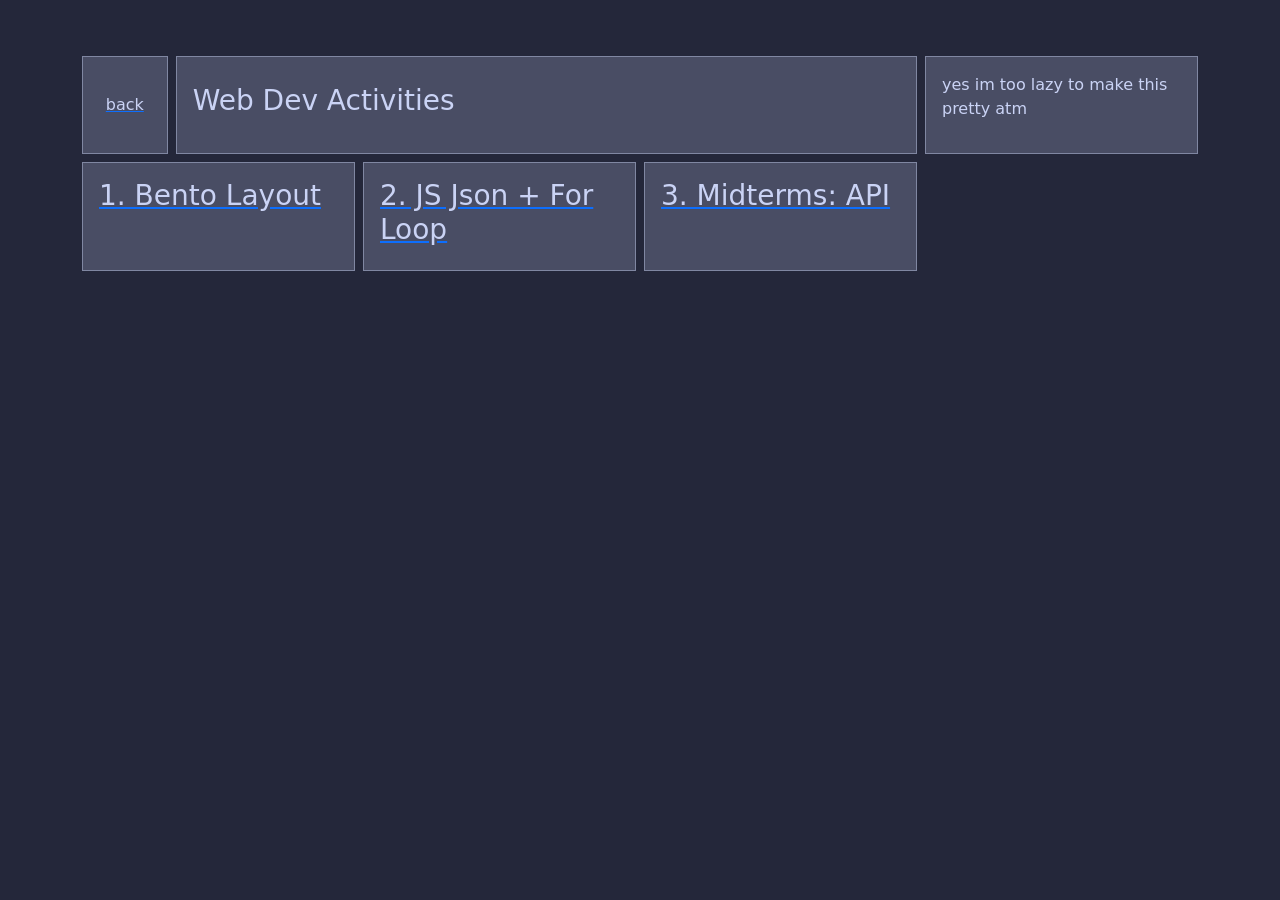
<file: index.html>
<!doctype html>
<html lang="en">
  <head>
    <meta charset="utf-8" />
    <meta name="viewport" content="width=device-width, initial-scale=1" />
    <title>funi bootstrap responsiveness</title>
    <link
      href="https://cdn.jsdelivr.net/npm/bootstrap@5.3.8/dist/css/bootstrap.min.css"
      rel="stylesheet"
      integrity="sha384-sRIl4kxILFvY47J16cr9ZwB07vP4J8+LH7qKQnuqkuIAvNWLzeN8tE5YBujZqJLB"
      crossorigin="anonymous"
    />
    <style>
      * {
        border-radius: 0 !important;
      }

      body {
        background-color: #24273a;
      }

      .text-ctp {
        color: #cad3f5 !important;
      }

      .card {
        min-height: 4rem;
        background-color: #494d64;
        border-color: #8087a2;
      }
    </style>
  </head>
  <body>
    <div class="container">
      <div class="row mt-5 g-2" id="parent">
        <a href="https://yomii-dev.github.io" class="col-1">
          <div
            class="card text-ctp justify-content-center align-items-center h-100"
          >
            back
          </div>
        </a>

        <div class="col-8">
          <div class="card text-ctp p-3 justify-content-center h-100">
            <h3>Web Dev Activities</h3>
          </div>
        </div>

        <div class="col-3">
          <div
            class="card text-ctp p-3 justify-content-center align-items-center h-100"
          >
            <p>yes im too lazy to make this pretty atm</p>
          </div>
        </div>
      </div>
    </div>

    <script
      src="https://cdn.jsdelivr.net/npm/bootstrap@5.3.8/dist/js/bootstrap.bundle.min.js"
      integrity="sha384-FKyoEForCGlyvwx9Hj09JcYn3nv7wiPVlz7YYwJrWVcXK/BmnVDxM+D2scQbITxI"
      crossorigin="anonymous"
    ></script>

    <script>
      addCard("webdev-activities");

      function addCard(subject, filePath = "data.json") {
        let parentElement = document.getElementById("parent");

        fetch(filePath)
          .then((response) => response.json())
          .then((subjects) => {
            subjects[subject].forEach((act) => {
              parentElement.innerHTML += `
            <a
              href="${subject}/${act.directory}/index.html"
              class="col-12 col-md-6 col-lg-3"
            >
              <div class="card text-ctp p-3 h-100">
                <h3>${act.title}</h3>
              </div>
            </a>
            `;
            });
          });
      }
    </script>
  </body>
</html>
</file>
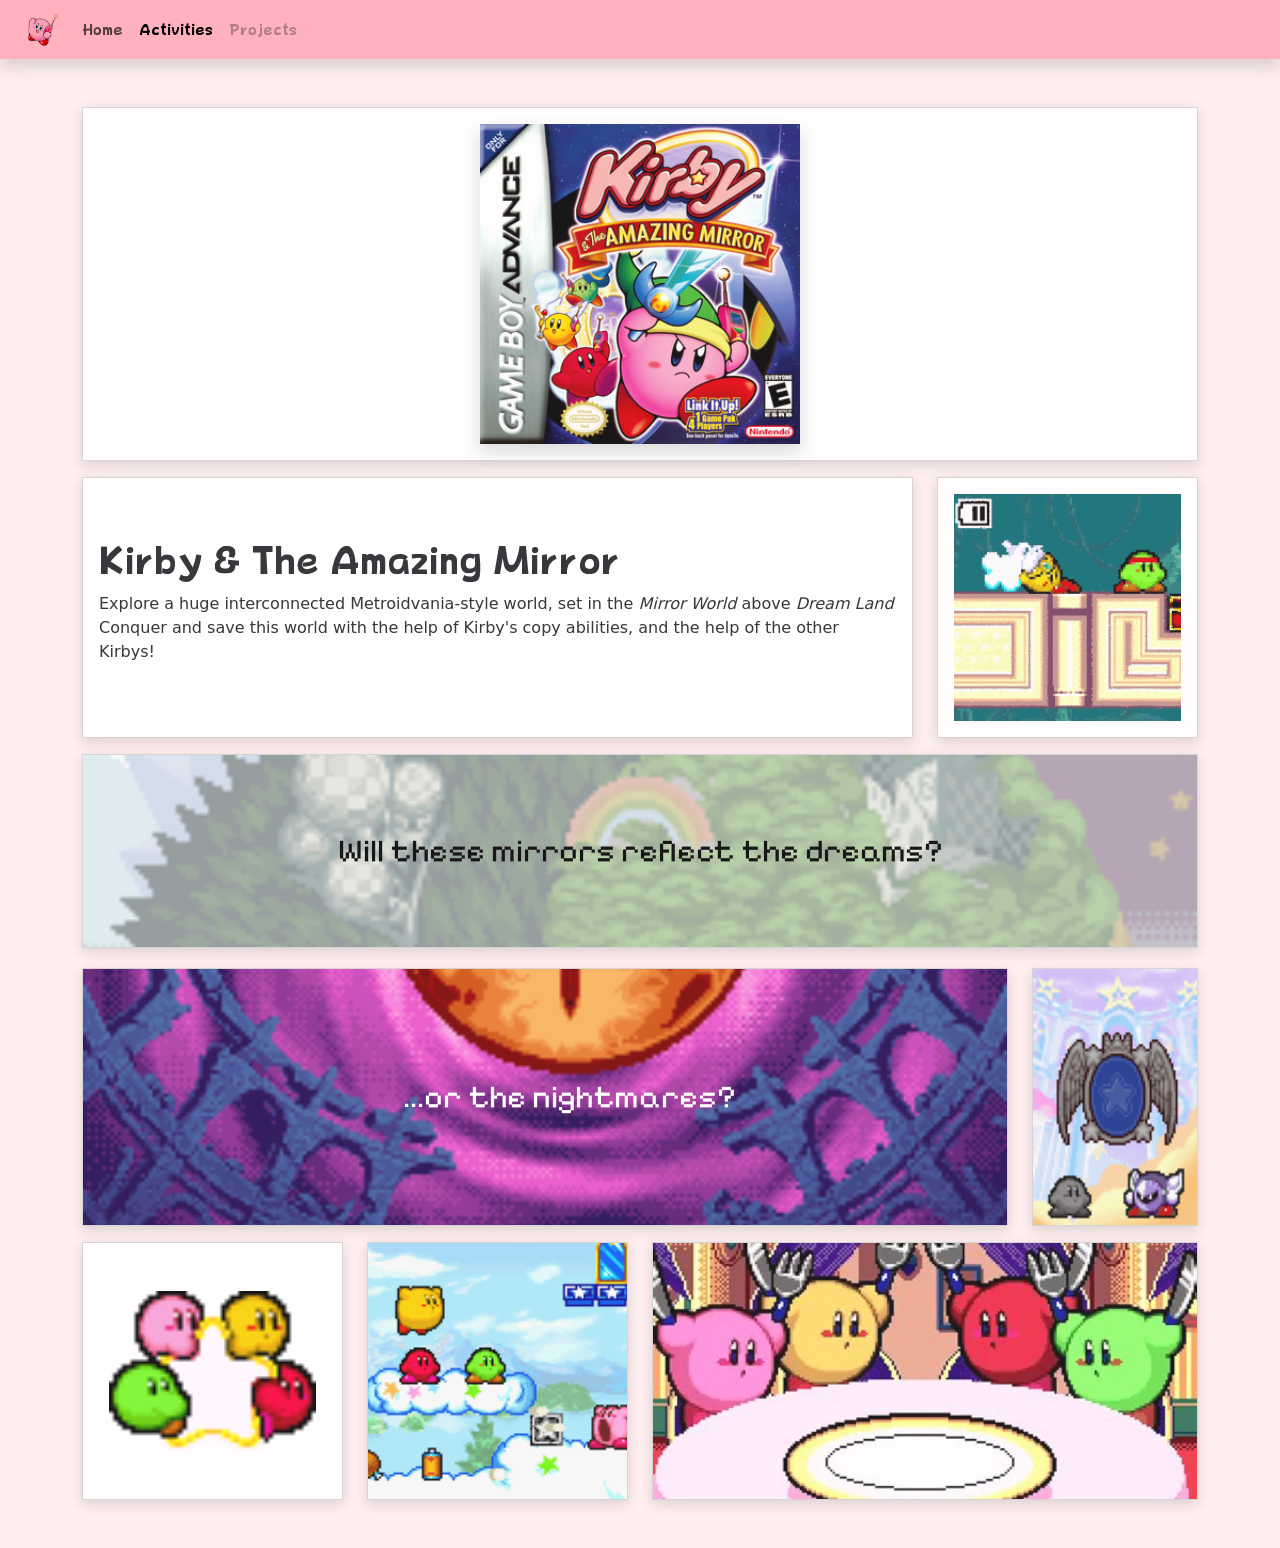
<file: 1-bento/index.html>
<!doctype html>
<html lang="en">
  <head>
    <meta charset="utf-8" />
    <meta name="viewport" content="width=device-width, initial-scale=1" />
    <title>funi bento thing</title>
    <link
      href="https://cdn.jsdelivr.net/npm/bootstrap@5.3.8/dist/css/bootstrap.min.css"
      rel="stylesheet"
      integrity="sha384-sRIl4kxILFvY47J16cr9ZwB07vP4J8+LH7qKQnuqkuIAvNWLzeN8tE5YBujZqJLB"
      crossorigin="anonymous"
    />
    <style>
      @font-face {
        font-family: "Delfino";
        src: url("assets/Delfino.ttf") format("truetype");
        font-weight: normal;
        font-style: normal;
      }
      @font-face {
        font-family: "Pixelfy Sans";
        src: url("assets/PixelifySans-Regular.ttf") format("truetype");
        font-weight: normal;
        font-style: normal;
      }

      * {
        border-radius: 0 !important;
      }

      body {
        background-color: #ffeff1;
      }

      nav {
        background-color: #ffb2be;
      }

      .card {
        min-height: 12rem;
        opacity: 90%;
        box-shadow: 0 4px 12px rgba(0, 0, 0, 0.15);
      }

      .font-pixel {
        font-family: "Pixelfy Sans", sans-serif;
      }

      .font-delfino {
        font-family: "Delfino";
      }
    </style>
  </head>

  <body>
    <!--navbar-->
    <nav class="navbar navbar-expand-lg shadow font-delfino px-3">
      <div class="container-fluid">
        <a class="navbar-brand" href="#">
          <img src="assets/phone.png" alt="Site Logo" style="max-height: 2rem;" />
        </a>
        <button
          class="navbar-toggler"
          type="button"
          data-bs-toggle="collapse"
          data-bs-target="#navbarNavAltMarkup"
          aria-controls="navbarNavAltMarkup"
          aria-expanded="false"
          aria-label="Toggle navigation"
        >
          <span class="navbar-toggler-icon"></span>
        </button>
        <div class="collapse navbar-collapse" id="navbarNavAltMarkup">
          <div class="navbar-nav">
            <a class="nav-link" href="../index.html">Home</a>
            <a class="nav-link active" aria-current="page" href="#"
              >Activities</a
            >
            <a class="nav-link disabled" aria-disabled="true">Projects</a>
          </div>
        </div>
      </div>
    </nav>

    <div class="container my-5">
      <div class="row gy-3">
        <!--big square-ish thingie-->
        <div class="col-xxl-4">
          <div class="card p-3 h-100 justify-content-center align-items-center">
            <img
              src="assets/KatAM_cover_art.png"
              alt="Kirby and the Amazing Mirror"
              class="shadow"
              style="width: 20rem"
            />
          </div>
        </div>

        <div class="col-xxl-8">
          <div class="row gy-3">
            <div class="col-lg-9">
              <div class="card p-3 h-100 justify-content-center">
                <h1 class="font-delfino">Kirby & The Amazing Mirror</h1>
                <p>
                  Explore a huge interconnected Metroidvania-style world, set in
                  the <em>Mirror World</em> above <em>Dream Land</em>
                  Conquer and save this world with the help of Kirby's copy
                  abilities, and the help of the other Kirbys!
                </p>
              </div>
            </div>

            <div class="col-lg-3">
              <div class="card p-3 h-100 align-items-center">
                <img
                  src="assets/silly.gif"
                  alt="wee"
                  class="object-fit-cover w-100 h-100"
                  style="max-width: 16rem; max-height: 16rem"
                />
              </div>
            </div>

            <div class="col-lg-12">
              <div class="card">
                <img
                  src="assets/KatAM_M_MirrorWorld.png"
                  alt="Mirror World"
                  class="card-img object-fit-cover h-100 opacity-50"
                  style="max-height: 12rem"
                />
                <div
                  class="card-img-overlay d-flex justify-content-center align-items-center p-5"
                >
                  <h2 class="card-text text-center font-pixel text-black">
                    Will these mirrors reflect the dreams?
                  </h2>
                </div>
              </div>
            </div>
          </div>
        </div>
      </div>

      <div class="row my-1 gy-3">
        <div class="col-lg-10">
          <div class="card h-100">
            <img
              src="assets/boss-bg2.webp"
              alt="Boss fight background"
              class="card-img object-fit-cover h-100"
              style="max-height: 16rem"
            />
            <div
              class="card-img-overlay d-flex justify-content-center align-items-center p-5"
            >
              <h2 class="card-text text-center font-pixel text-white ps-5">
                ...or the nightmares?
              </h2>
            </div>
          </div>
        </div>

        <div class="col-lg-2 col-6">
          <div class="card h-100">
            <img
              src="assets/mirror-ppl.webp"
              alt="Mirror Peeps"
              class="object-fit-fill"
              style="height: 16rem"
            />
          </div>
        </div>

        <div class="col-lg-3 col-6">
          <div class="card p-5 h-100 justify-content-center align-items-center">
            <img
              src="assets/group-warp.webp"
              alt="Group Warp Star"
              class="h-100"
            />
          </div>
        </div>

        <div class="col-lg-3">
          <div class="card h-100">
            <img
              src="assets/the-gang.png"
              alt="Kirby and the gang"
              class="object-fit-cover h-100"
              style="max-height: 16rem"
            />
          </div>
        </div>

        <div class="col-lg-6">
          <div class="card">
            <img
              src="assets/eat.jpg"
              alt="Speed Eaters"
              class="object-fit-cover"
              style="max-height: 16rem"
            />
          </div>
        </div>
      </div>
    </div>

    <script
      src="https://cdn.jsdelivr.net/npm/bootstrap@5.3.8/dist/js/bootstrap.bundle.min.js"
      integrity="sha384-FKyoEForCGlyvwx9Hj09JcYn3nv7wiPVlz7YYwJrWVcXK/BmnVDxM+D2scQbITxI"
      crossorigin="anonymous"
    ></script>
  </body>
</html>
</file>
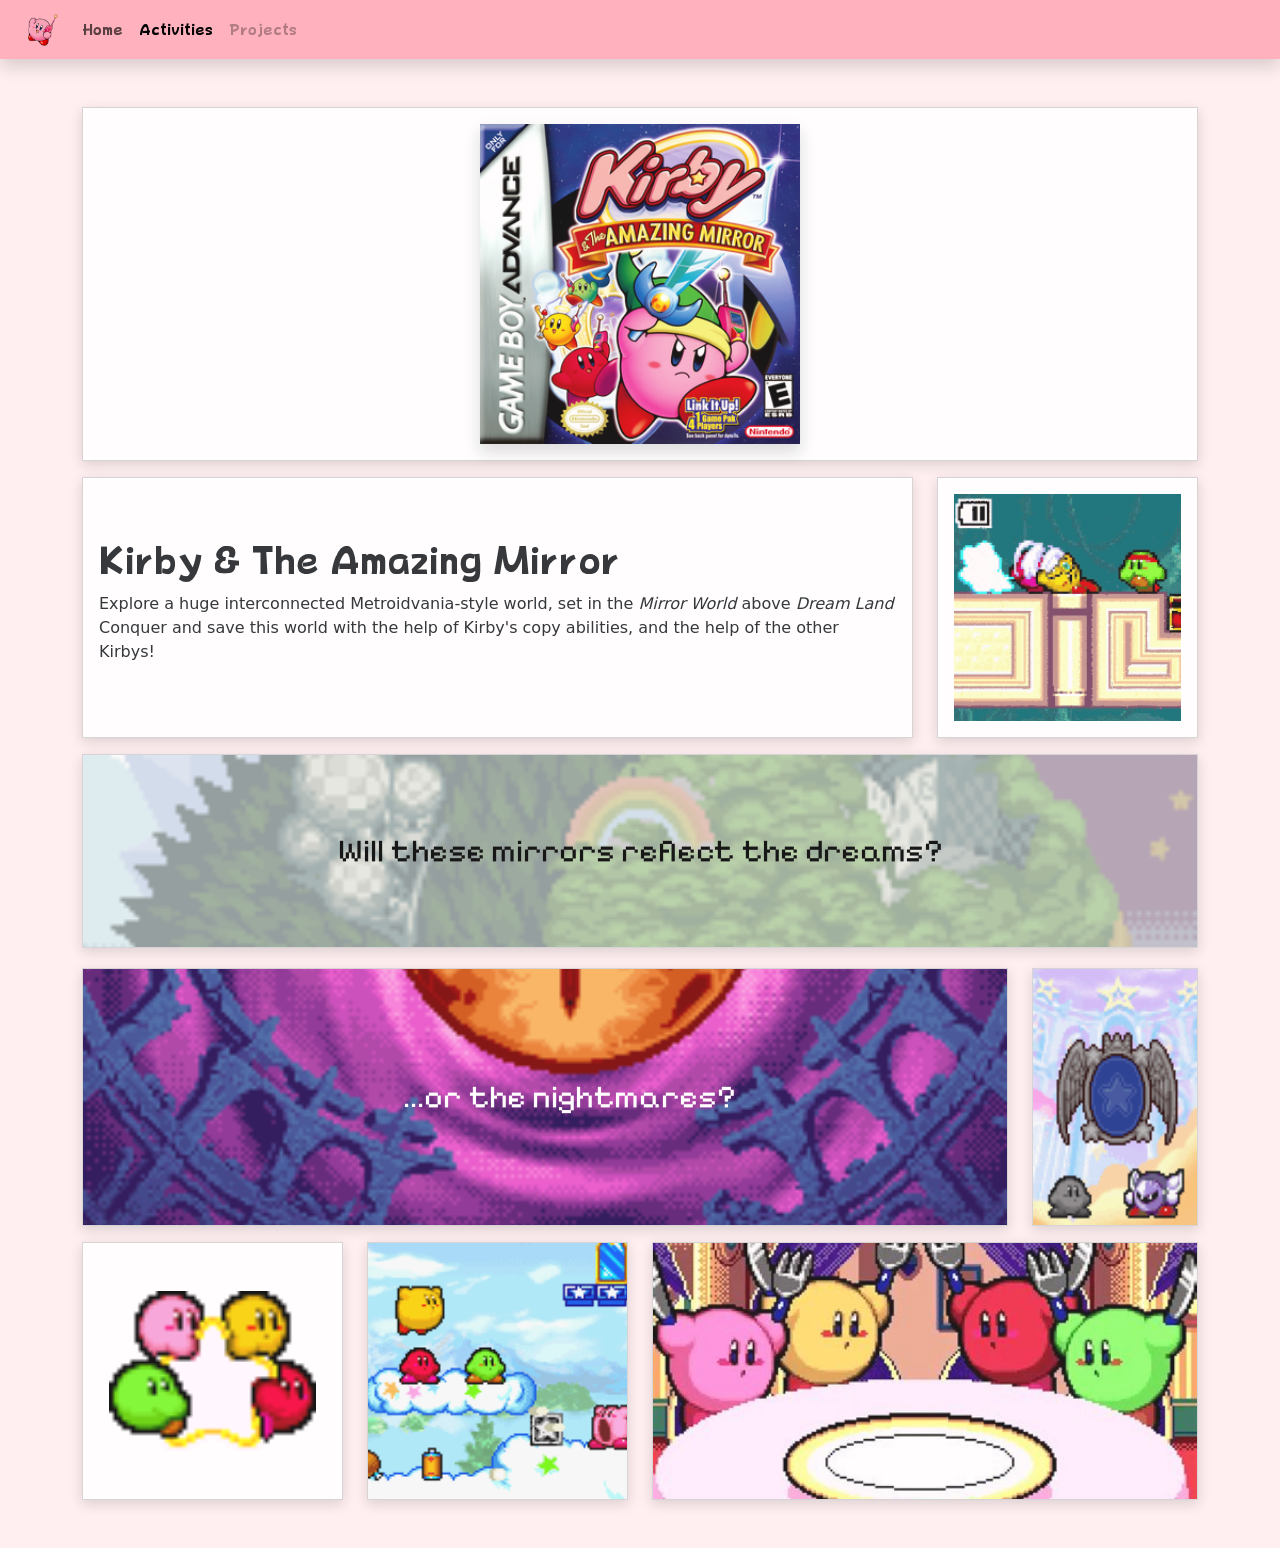
<file: webdev-activities/1-bento/index.html>
<!doctype html>
<html lang="en">
  <head>
    <meta charset="utf-8" />
    <meta name="viewport" content="width=device-width, initial-scale=1" />
    <title>funi bento thing</title>
    <link
      href="https://cdn.jsdelivr.net/npm/bootstrap@5.3.8/dist/css/bootstrap.min.css"
      rel="stylesheet"
      integrity="sha384-sRIl4kxILFvY47J16cr9ZwB07vP4J8+LH7qKQnuqkuIAvNWLzeN8tE5YBujZqJLB"
      crossorigin="anonymous"
    />
    <style>
      @font-face {
        font-family: "Delfino";
        src: url("assets/Delfino.ttf") format("truetype");
        font-weight: normal;
        font-style: normal;
      }
      @font-face {
        font-family: "Pixelfy Sans";
        src: url("assets/PixelifySans-Regular.ttf") format("truetype");
        font-weight: normal;
        font-style: normal;
      }

      * {
        border-radius: 0 !important;
      }

      body {
        background-color: #ffeff1;
      }

      nav {
        background-color: #ffb2be;
      }

      .card {
        min-height: 12rem;
        opacity: 90%;
        box-shadow: 0 4px 12px rgba(0, 0, 0, 0.15);
      }

      .font-pixel {
        font-family: "Pixelfy Sans", sans-serif;
      }

      .font-delfino {
        font-family: "Delfino";
      }
    </style>
  </head>

  <body>
    <!--navbar-->
    <nav class="navbar navbar-expand-lg shadow font-delfino px-3">
      <div class="container-fluid">
        <a class="navbar-brand" href="#">
          <img src="assets/phone.png" alt="Site Logo" style="max-height: 2rem;" />
        </a>
        <button
          class="navbar-toggler"
          type="button"
          data-bs-toggle="collapse"
          data-bs-target="#navbarNavAltMarkup"
          aria-controls="navbarNavAltMarkup"
          aria-expanded="false"
          aria-label="Toggle navigation"
        >
          <span class="navbar-toggler-icon"></span>
        </button>
        <div class="collapse navbar-collapse" id="navbarNavAltMarkup">
          <div class="navbar-nav">
            <a class="nav-link" href="../../index.html">Home</a>
            <a class="nav-link active" aria-current="page" href="#"
              >Activities</a
            >
            <a class="nav-link disabled" aria-disabled="true">Projects</a>
          </div>
        </div>
      </div>
    </nav>

    <div class="container my-5">
      <div class="row gy-3">
        <!--big square-ish thingie-->
        <div class="col-xxl-4">
          <div class="card p-3 h-100 justify-content-center align-items-center">
            <img
              src="assets/KatAM_cover_art.png"
              alt="Kirby and the Amazing Mirror"
              class="shadow"
              style="width: 20rem"
            />
          </div>
        </div>

        <div class="col-xxl-8">
          <div class="row gy-3">
            <div class="col-lg-9">
              <div class="card p-3 h-100 justify-content-center">
                <h1 class="font-delfino">Kirby & The Amazing Mirror</h1>
                <p>
                  Explore a huge interconnected Metroidvania-style world, set in
                  the <em>Mirror World</em> above <em>Dream Land</em>
                  Conquer and save this world with the help of Kirby's copy
                  abilities, and the help of the other Kirbys!
                </p>
              </div>
            </div>

            <div class="col-lg-3">
              <div class="card p-3 h-100 align-items-center">
                <img
                  src="assets/silly.gif"
                  alt="wee"
                  class="object-fit-cover w-100 h-100"
                  style="max-width: 16rem; max-height: 16rem"
                />
              </div>
            </div>

            <div class="col-lg-12">
              <div class="card">
                <img
                  src="assets/KatAM_M_MirrorWorld.png"
                  alt="Mirror World"
                  class="card-img object-fit-cover h-100 opacity-50"
                  style="max-height: 12rem"
                />
                <div
                  class="card-img-overlay d-flex justify-content-center align-items-center p-5"
                >
                  <h2 class="card-text text-center font-pixel text-black">
                    Will these mirrors reflect the dreams?
                  </h2>
                </div>
              </div>
            </div>
          </div>
        </div>
      </div>

      <div class="row my-1 gy-3">
        <div class="col-lg-10">
          <div class="card h-100">
            <img
              src="assets/boss-bg2.webp"
              alt="Boss fight background"
              class="card-img object-fit-cover h-100"
              style="max-height: 16rem"
            />
            <div
              class="card-img-overlay d-flex justify-content-center align-items-center p-5"
            >
              <h2 class="card-text text-center font-pixel text-white ps-5">
                ...or the nightmares?
              </h2>
            </div>
          </div>
        </div>

        <div class="col-lg-2 col-6">
          <div class="card h-100">
            <img
              src="assets/mirror-ppl.webp"
              alt="Mirror Peeps"
              class="object-fit-fill"
              style="height: 16rem"
            />
          </div>
        </div>

        <div class="col-lg-3 col-6">
          <div class="card p-5 h-100 justify-content-center align-items-center">
            <img
              src="assets/group-warp.webp"
              alt="Group Warp Star"
              class="h-100"
            />
          </div>
        </div>

        <div class="col-lg-3">
          <div class="card h-100">
            <img
              src="assets/the-gang.png"
              alt="Kirby and the gang"
              class="object-fit-cover h-100"
              style="max-height: 16rem"
            />
          </div>
        </div>

        <div class="col-lg-6">
          <div class="card">
            <img
              src="assets/eat.jpg"
              alt="Speed Eaters"
              class="object-fit-cover"
              style="max-height: 16rem"
            />
          </div>
        </div>
      </div>
    </div>

    <script
      src="https://cdn.jsdelivr.net/npm/bootstrap@5.3.8/dist/js/bootstrap.bundle.min.js"
      integrity="sha384-FKyoEForCGlyvwx9Hj09JcYn3nv7wiPVlz7YYwJrWVcXK/BmnVDxM+D2scQbITxI"
      crossorigin="anonymous"
    ></script>
  </body>
</html>
</file>
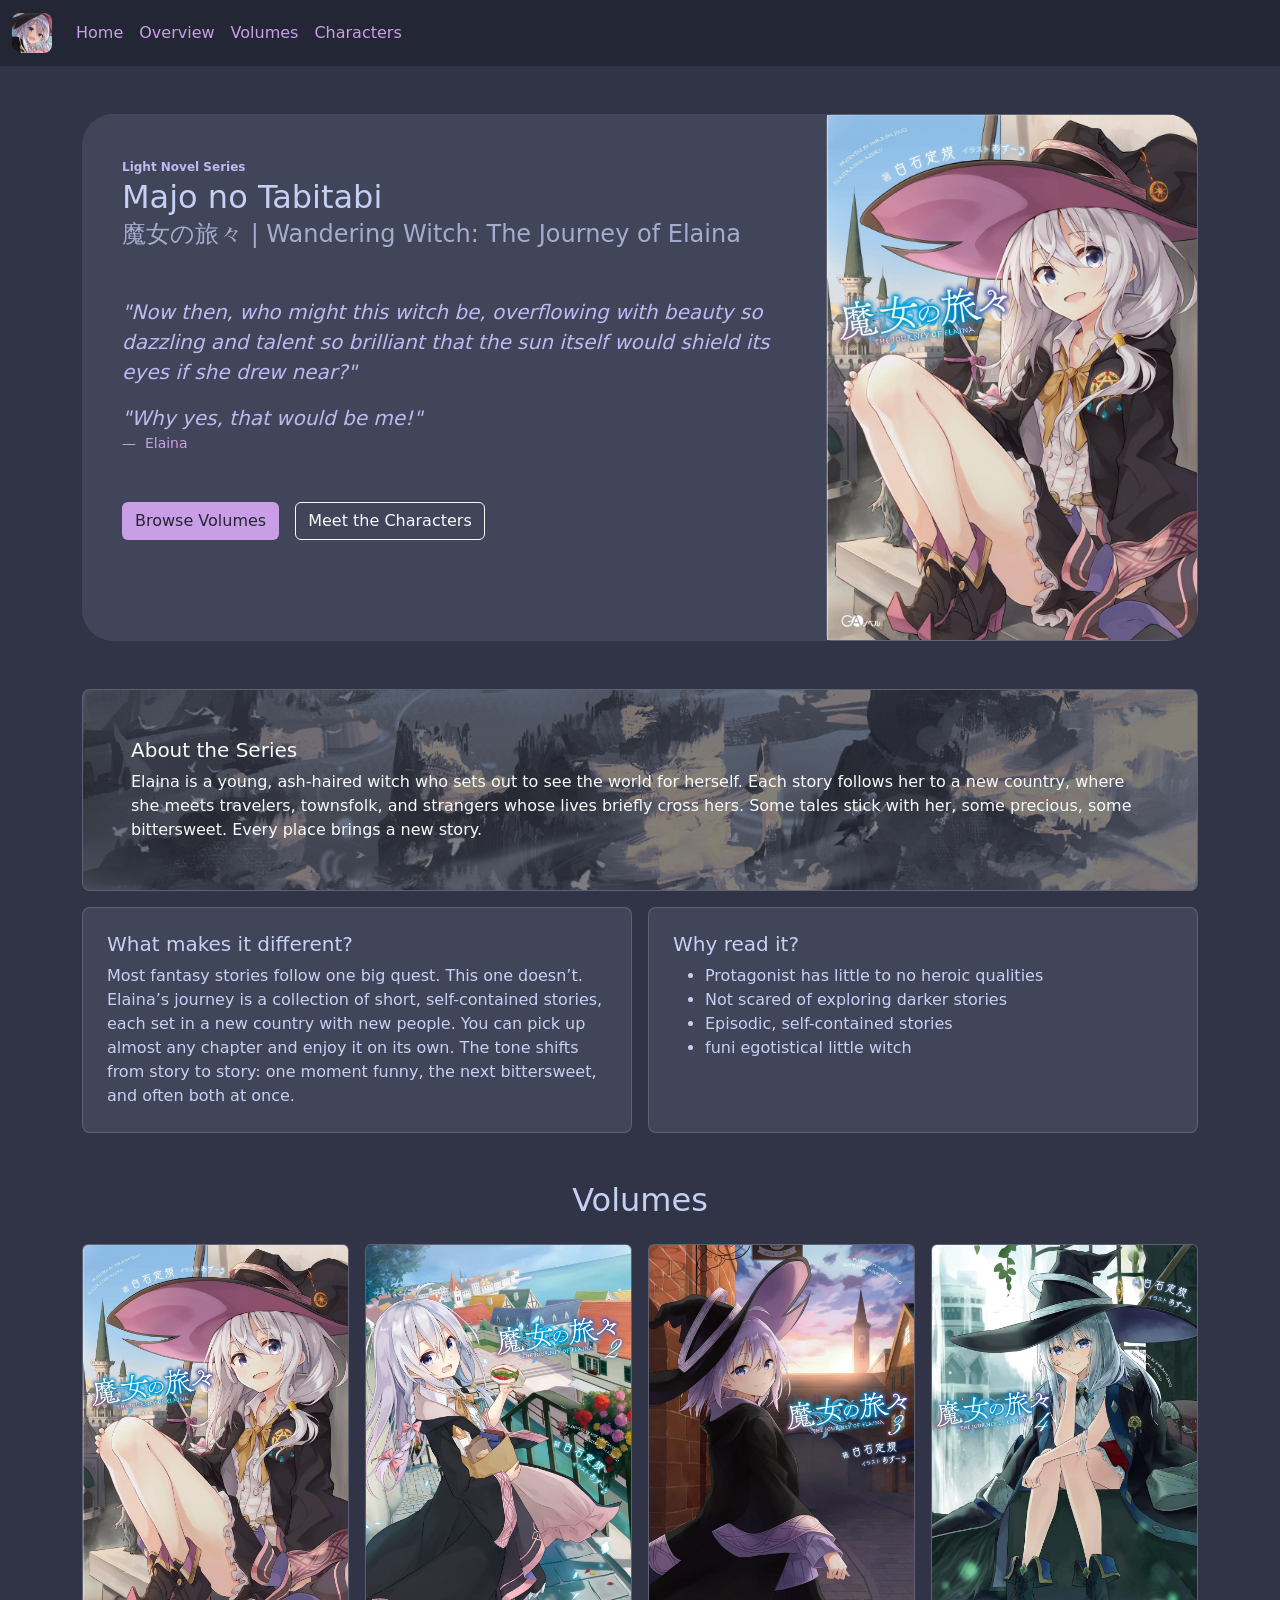
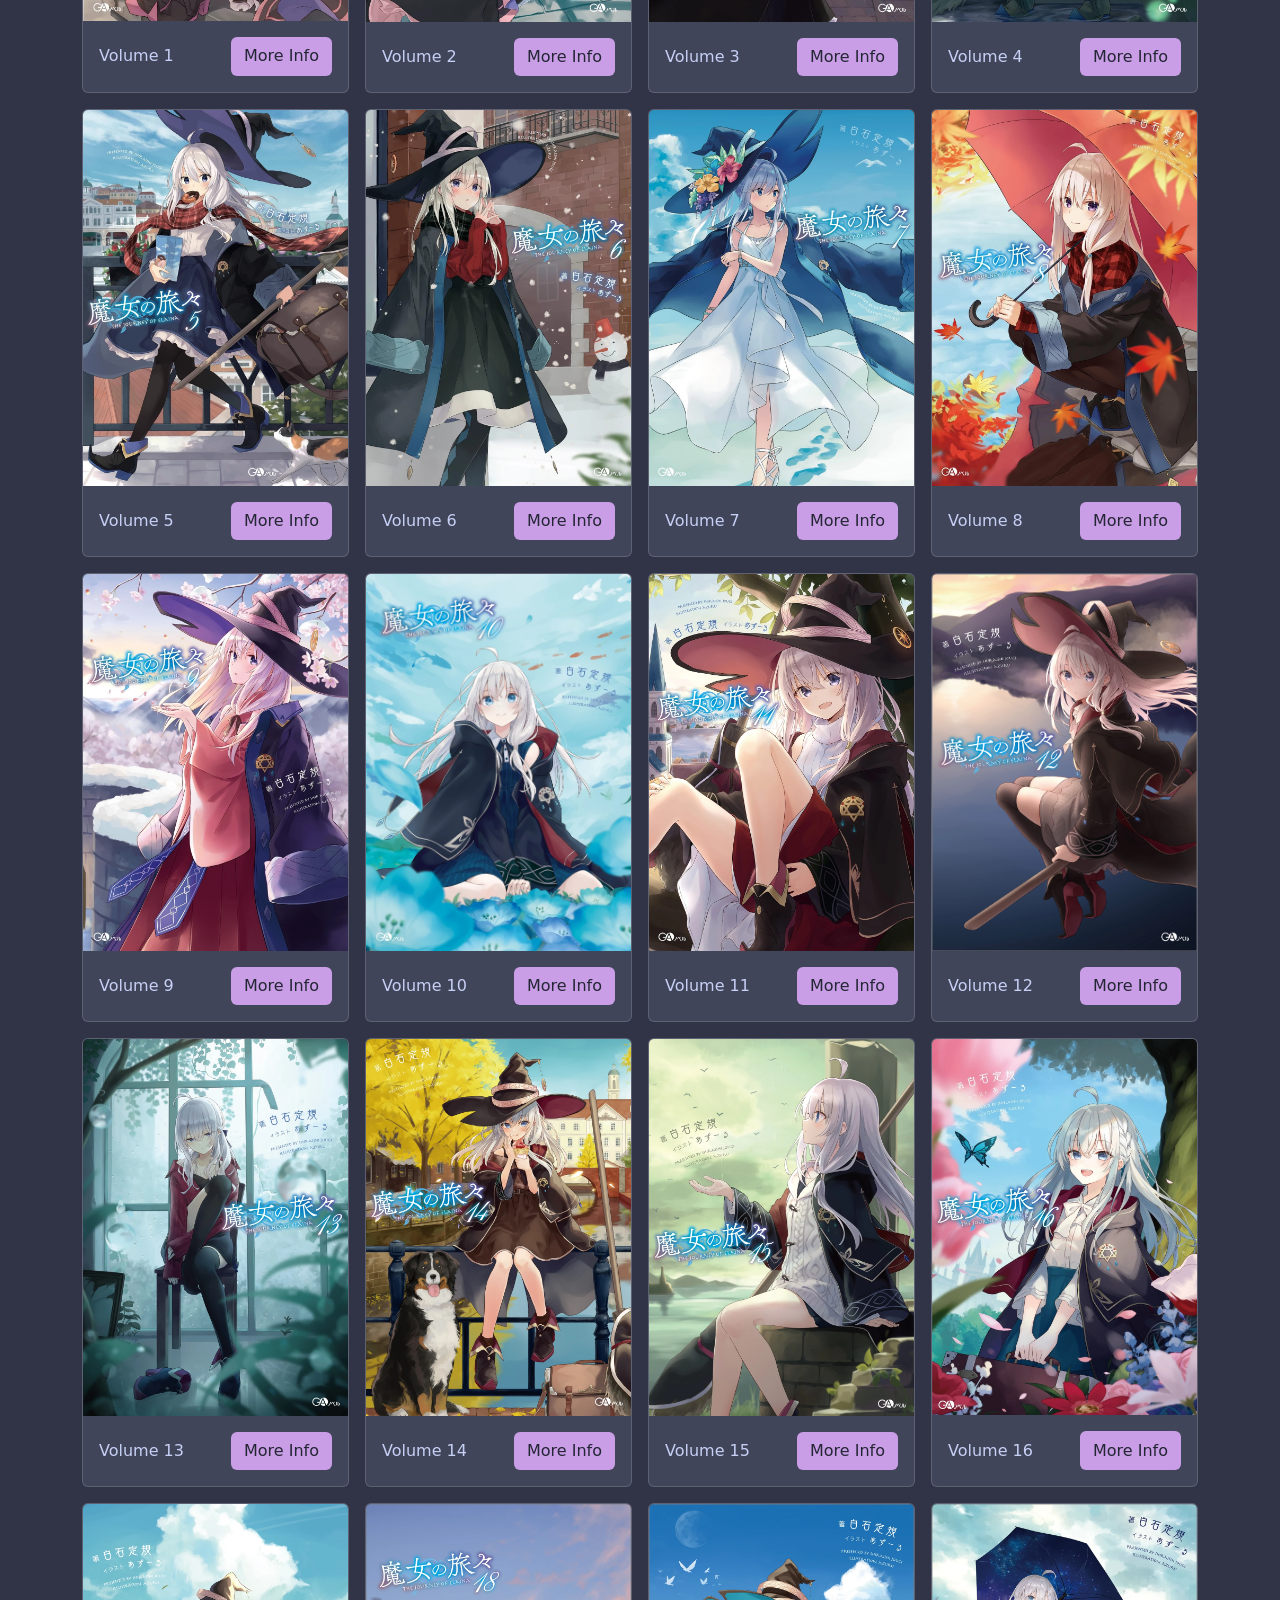
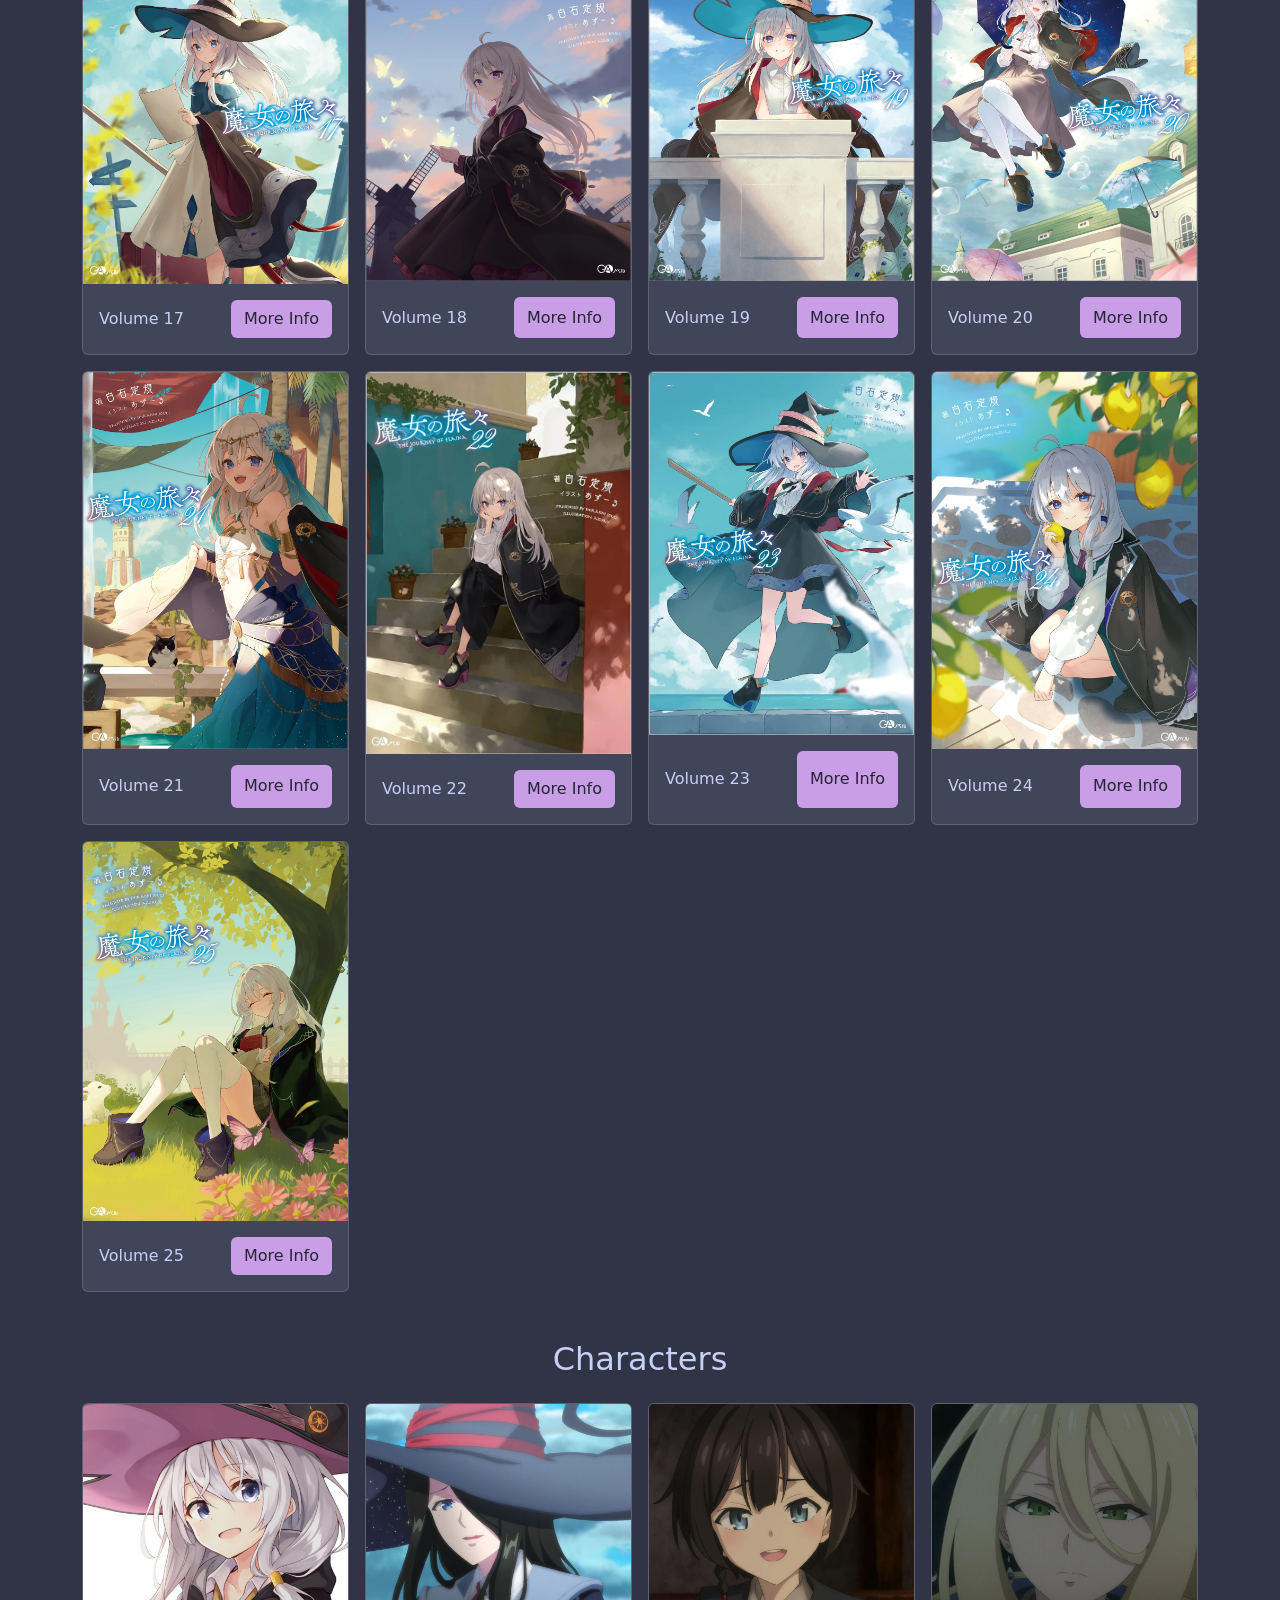
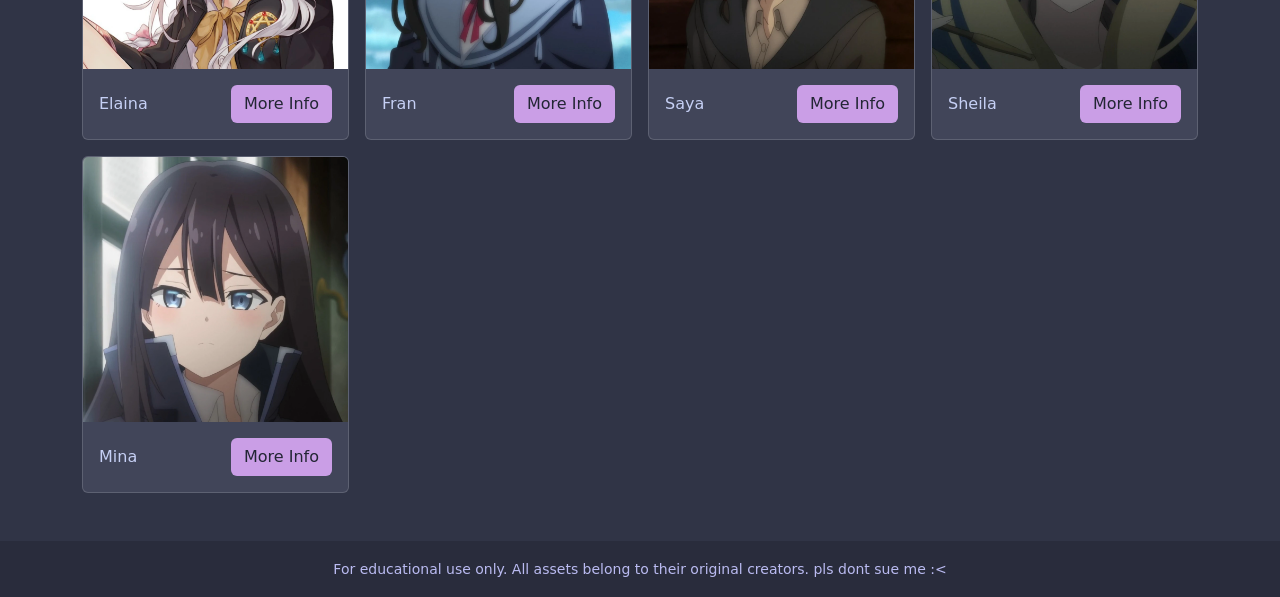
<file: webdev-activities/2-json/index.html>
<!doctype html>
<html lang="en" data-bs-theme="dark">
  <head>
    <meta charset="utf-8" />
    <meta name="viewport" content="width=device-width, initial-scale=1" />
    <title>Majo no Tabitabi</title>
    <link
      href="https://cdn.jsdelivr.net/npm/bootstrap@5.3.8/dist/css/bootstrap.min.css"
      rel="stylesheet"
      integrity="sha384-sRIl4kxILFvY47J16cr9ZwB07vP4J8+LH7qKQnuqkuIAvNWLzeN8tE5YBujZqJLB"
      crossorigin="anonymous"
    />
    <link rel="stylesheet" href="assets/css/style.css" />
    <link rel="icon" href="assets/img/elaina-icon.webp" />
  </head>
  <body>
    <!--Navbar-->
    <nav class="navbar navbar-expand-lg sticky-top bg-ctp-crust">
      <div class="container-fluid">
        <a class="navbar-brand" href="#">
          <img
            src="assets/img/elaina-icon.webp"
            alt="Elaina Icon"
            class="rounded-3"
            style="height: 40px"
          />
        </a>
        <button
          class="navbar-toggler"
          type="button"
          data-bs-toggle="collapse"
          data-bs-target="#navbarNav"
          aria-controls="navbarNav"
          aria-expanded="false"
          aria-label="Toggle navigation"
        >
          <span class="navbar-toggler-icon"></span>
        </button>
        <div class="collapse navbar-collapse" id="navbarNav">
          <div class="navbar-nav">
            <a href="../../index.html" class="nav-link">Home</a>
            <a href="#overview" class="nav-link">Overview</a>
            <a href="#volumes" class="nav-link">Volumes</a>
            <a href="#characters" class="nav-link">Characters</a>
            <!--<a href="#adaptations" class="nav-link">Adaptations</a>-->
          </div>
        </div>
      </div>
    </nav>

    <!--Hero-->
    <div class="container my-5" id="hero">
      <div class="row g-0 bg-ctp-surface0 rounded-5 overflow-hidden">
        <div class="col-12 col-lg-7 col-xl-8 col-xxl-9">
          <div class="card hero p-4 text-reset border-0 h-100">
            <div class="card-body">
              <!--Title and thingies-->
              <span class="badge text-ctp-lavender px-0"
                >Light Novel Series
              </span>
              <h2 class="card-title">Majo no Tabitabi</h2>
              <h4 class="card-subtitle text-ctp-subtext0">
                魔女の旅々 | Wandering Witch: The Journey of Elaina
              </h4>

              <!--Quote-->
              <figure class="my-5">
                <blockquote class="blockquote text-ctp-lavender">
                  <em>
                    <p>
                      "Now then, who might this witch be, overflowing with
                      beauty so dazzling and talent so brilliant that the sun
                      itself would shield its eyes if she drew near?"
                    </p>
                    <p>"Why yes, that would be me!"</p>
                  </em>
                </blockquote>
                <figcaption class="blockquote-footer text-ctp-mauve">
                  Elaina
                </figcaption>
              </figure>

              <!--Buttons-->
              <div class="d-flex gap-3">
                <a href="#volumes" class="btn btn-ctp-mauve">
                  Browse Volumes
                </a>

                <a href="#characters" class="btn btn-outline-light">
                  Meet the Characters
                </a>
              </div>
            </div>
          </div>
        </div>

        <div class="col-12 col-lg-5 col-xl-4 col-xxl-3">
          <div class="card h-100">
            <img
              src="assets/img/Light_Novel_Volume_1.webp"
              class="img-fluid"
              alt="Majo no Tabitabi Vol. 1 Cover"
            />
          </div>
        </div>
      </div>
    </div>

    <!--Overview-->
    <div class="container my-5" id="overview">
      <div class="row g-3">
        <div class="col-12">
          <div class="card rounded-3 overflow-hidden text-light">
            <img
              src="assets/img/majo-no-tabitabi-bg.jpg"
              class="position-absolute top-0 start-0 w-100 h-100 object-fit-cover"
              alt="Majo no Tabitabi BG Art"
            />

            <!--Dark img overlay-->
            <div
              class="position-absolute top-0 start-0 w-100 h-100 bg-dark opacity-50"
            ></div>

            <div class="position-relative p-4 p-md-5">
              <h5 class="card-title">About the Series</h5>
              <p class="card-text mb-0">
                Elaina is a young, ash-haired witch who sets out to see the
                world for herself. Each story follows her to a new country,
                where she meets travelers, townsfolk, and strangers whose lives
                briefly cross hers. Some tales stick with her, some precious,
                some bittersweet. Every place brings a new story.
              </p>
            </div>
          </div>
        </div>

        <div class="col-md-6">
          <div class="card rounded-3 h-100">
            <div class="card-body p-4">
              <h5 class="card-title">What makes it different?</h5>
              <p class="card-text">
                Most fantasy stories follow one big quest. This one doesn’t.
                Elaina’s journey is a collection of short, self-contained
                stories, each set in a new country with new people. You can pick
                up almost any chapter and enjoy it on its own. The tone shifts
                from story to story: one moment funny, the next bittersweet, and
                often both at once.
              </p>
            </div>
          </div>
        </div>

        <div class="col-md-6">
          <div class="card rounded-3 h-100">
            <div class="card-body p-4">
              <h5 class="card-title">Why read it?</h5>
              <ul>
                <li>Protagonist has little to no heroic qualities</li>
                <li>Not scared of exploring darker stories</li>
                <li>Episodic, self-contained stories</li>
                <li>funi egotistical little witch</li>
              </ul>
            </div>
          </div>
        </div>
      </div>
    </div>

    <!--Volumes-->
    <div class="container my-5">
      <div class="row g-3 text-center" id="volumes">
        <div class="col-12 text-center">
          <h2>Volumes</h2>
        </div>

        <!--loop thingie here-->
      </div>
    </div>

    <!--Characters-->
    <div class="container my-5">
      <div class="row g-3 text-center" id="characters">
        <div class="col-12 text-center">
          <h2>Characters</h2>
        </div>

        <!--loop thingie here-->
      </div>
    </div>

    <!--Adaptations-->
    <!--uh-->

    <!--Footer-->
    <div class="container-fluid">
      <div class="row">
        <div class="col p-3 bg-ctp-mantle text-center text-ctp-lavender">
          <small>
            For educational use only. All assets belong to their original
            creators. pls dont sue me :<
          </small>
        </div>
      </div>
    </div>
    <script
      src="https://cdn.jsdelivr.net/npm/bootstrap@5.3.8/dist/js/bootstrap.bundle.min.js"
      integrity="sha384-FKyoEForCGlyvwx9Hj09JcYn3nv7wiPVlz7YYwJrWVcXK/BmnVDxM+D2scQbITxI"
      crossorigin="anonymous"
    ></script>

    <script src="assets/js/script.js"></script>
  </body>
</html>
</file>
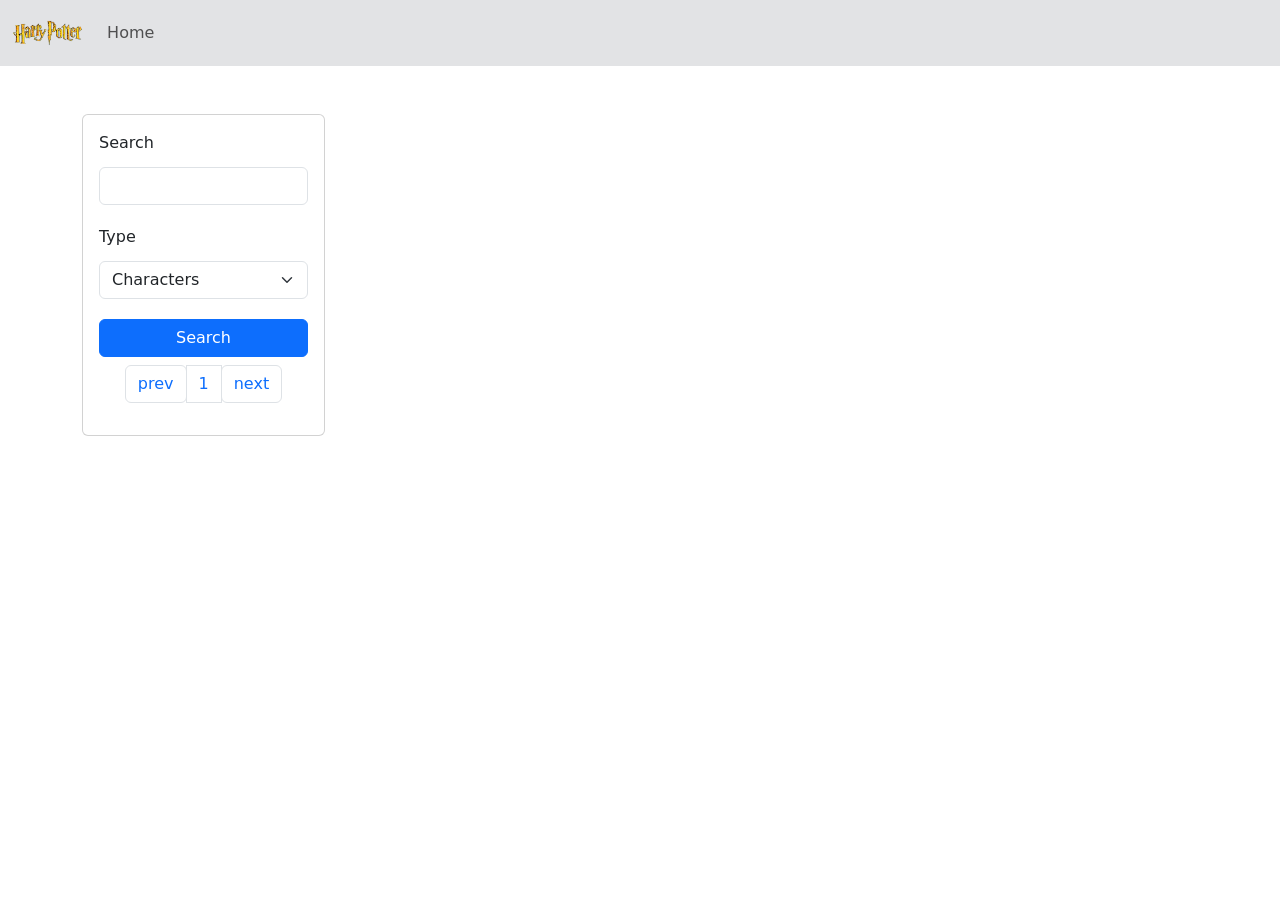
<file: webdev-activities/midterms-api/index.html>
<!doctype html>
<html lang="en">
  <head>
    <meta charset="utf-8" />
    <meta name="viewport" content="width=device-width, initial-scale=1" />
    <title>Harry Potter API Search</title>
    <link
      href="https://cdn.jsdelivr.net/npm/bootstrap@5.3.8/dist/css/bootstrap.min.css"
      rel="stylesheet"
      integrity="sha384-sRIl4kxILFvY47J16cr9ZwB07vP4J8+LH7qKQnuqkuIAvNWLzeN8tE5YBujZqJLB"
      crossorigin="anonymous"
    />
    <link rel="stylesheet" href="assets/css/style.css" />
  </head>
  <body>
    <!--Navbar-->
    <nav class="navbar navbar-expand-lg sticky-top bg-secondary-subtle">
      <div class="container-fluid">
        <a class="navbar-brand" href="#">
          <img src="assets/img/logo.png" alt="Site Icon" class="rounded-3" style="height: 40px" />
        </a>
        <button
          class="navbar-toggler"
          type="button"
          data-bs-toggle="collapse"
          data-bs-target="#navbarNav"
          aria-controls="navbarNav"
          aria-expanded="false"
          aria-label="Toggle navigation"
        >
          <span class="navbar-toggler-icon"></span>
        </button>
        <div class="collapse navbar-collapse" id="navbarNav">
          <div class="navbar-nav">
            <a href="../../index.html" class="nav-link">Home</a>
          </div>
        </div>
      </div>
    </nav>

    <!--Main content-->
    <div class="container mt-5">
      <div class="row g-5">
        <!--Left search + filter thing-->
        <div class="col-12 col-lg-3">
          <div
            class="card p-3 d-flex flex-column sticky-top gap-1"
            style="top: 6rem"
          >
            <!--search thingie-->
            <label for="searchInput" class="form-label">Search</label>
            <input type="text" class="form-control" id="searchInput" />

            <!--filter-->
            <label for="type" class="form-label mt-3">Type</label>
            <select class="form-select" aria-label="type" id="type">
              <option selected value="characters">Characters</option>
              <option value="books">Books</option>
              <option value="houses">Houses</option>
              <option value="spells">Spells</option>
            </select>

            <!--button-->
            <button class="btn btn-primary mt-3" onclick="search()">
              Search
            </button>

            <div class="d-flex gap-2"></div>

            <nav aria-label="..." class="mx-auto">
              <ul class="pagination">
                <li class="page-item">
                  <button
                    class="btn btn-primary page-link"
                    onclick="movePage('previous')"
                    id="prevPage"
                  >
                    prev
                  </button>
                </li>

                <li class="page-item">
                  <span class="page-link" id="currentPage">1</span>
                </li>

                <li class="page-item">
                  <button
                    class="btn btn-primary page-link"
                    onclick="movePage('next')"
                    id="nextPage"
                  >
                    next
                  </button>
                </li>
              </ul>
            </nav>
          </div>
        </div>

        <!--Character cards and stuff-->
        <div class="col-12 col-lg-9">
          <div class="row gy-4" id="parent">
            <!--js fills this thingie-->
          </div>
        </div>
      </div>
    </div>

    <script
      src="https://cdn.jsdelivr.net/npm/bootstrap@5.3.8/dist/js/bootstrap.bundle.min.js"
      integrity="sha384-FKyoEForCGlyvwx9Hj09JcYn3nv7wiPVlz7YYwJrWVcXK/BmnVDxM+D2scQbITxI"
      crossorigin="anonymous"
    ></script>

    <script src="assets/js/script.js"></script>
  </body>
</html>
</file>
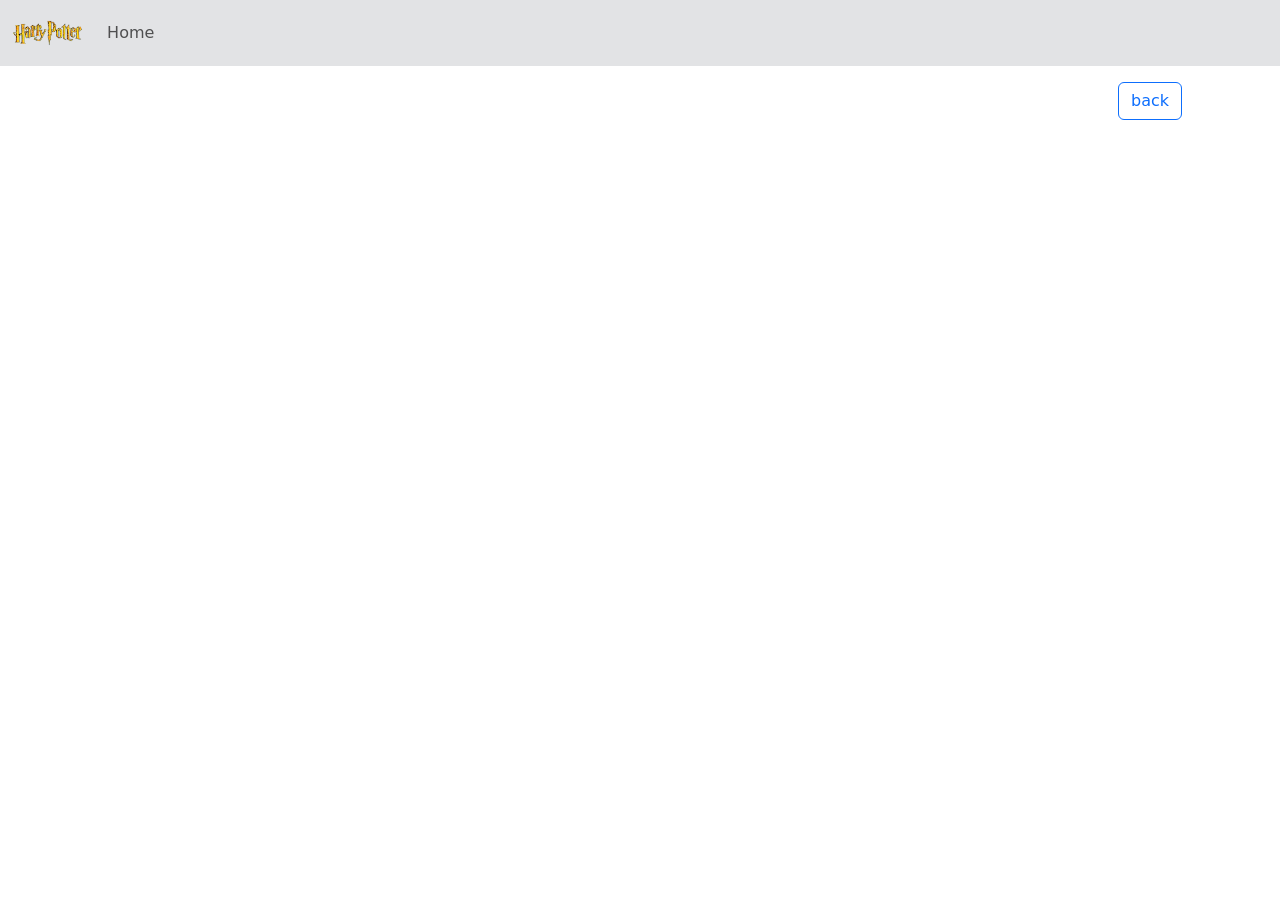
<file: webdev-activities/midterms-api/view.html>
<!doctype html>
<html lang="en">
  <head>
    <meta charset="utf-8" />
    <meta name="viewport" content="width=device-width, initial-scale=1" />
    <title>View Details</title>
    <link
      href="https://cdn.jsdelivr.net/npm/bootstrap@5.3.8/dist/css/bootstrap.min.css"
      rel="stylesheet"
      integrity="sha384-sRIl4kxILFvY47J16cr9ZwB07vP4J8+LH7qKQnuqkuIAvNWLzeN8tE5YBujZqJLB"
      crossorigin="anonymous"
    />
  </head>
  <body>
    <!--Navbar-->
    <nav class="navbar navbar-expand-lg sticky-top bg-secondary-subtle">
      <div class="container-fluid">
        <a class="navbar-brand" href="#">
          <img
            src="assets/img/logo.png"
            alt="Site Icon"
            class="rounded-3"
            style="height: 40px"
          />
        </a>
        <button
          class="navbar-toggler"
          type="button"
          data-bs-toggle="collapse"
          data-bs-target="#navbarNav"
          aria-controls="navbarNav"
          aria-expanded="false"
          aria-label="Toggle navigation"
        >
          <span class="navbar-toggler-icon"></span>
        </button>
        <div class="collapse navbar-collapse" id="navbarNav">
          <div class="navbar-nav">
            <a href="../../index.html" class="nav-link">Home</a>
          </div>
        </div>
      </div>
    </nav>

    <div class="container">
      <div class="row p-3 g-3 justify-content-center" id="parent"></div>
    </div>

    <script
      src="https://cdn.jsdelivr.net/npm/bootstrap@5.3.8/dist/js/bootstrap.bundle.min.js"
      integrity="sha384-FKyoEForCGlyvwx9Hj09JcYn3nv7wiPVlz7YYwJrWVcXK/BmnVDxM+D2scQbITxI"
      crossorigin="anonymous"
    ></script>

    <script>
      // yoink
      const queryString = window.location.search;
      // make it easier to work with url variables
      const urlParams = new URLSearchParams(queryString);
      const index = urlParams.get("index");
      urlParams.delete("index");
      const type = urlParams.get("type");
      const elParent = document.getElementById("parent");

      const uh = {
        fullName: "Galfoy",
        nickname: "Galfoy | Malfoid",
        hogwartsHouse: "Slytherin",
        interpretedBy: "redteneri",
        children: [
          "me",
          "ne9n",
          "t9kwa",
          "yaj",
          "arkinetic",
          "ren",
          "muchii",
          "mark",
          "almanfi",
          "snufkin",
        ],
        image: "assets/img/galfoy.jpg",
        birthdate: "Jul 31, 1980",
      };

      const houseColors = {
        Gryffindor: "#740001",
        Slytherin: "#1A472A",
        Ravenclaw: "#0E1A40",
        Hufflepuff: "#ECB939",
      };

      // Card thingie
      function addCard(type, data) {
        switch (type) {
          case "characters":
            _renderCharacter(data);
            break;
          case "books":
            _renderBook(data);
            break;
          case "houses":
            _renderHouse(data);
            break;
          case "spells":
            _renderSpell(data);
            break;
          default:
            break;
        }
      }

      function _renderCharacter(data) {
        elParent.innerHTML += `
        <div class="col-12">
          <div
            class="card flex-col flex-lg-row justify-content-between
            overflow-hidden align-items-center text-white"
            style="background-color: ${houseColors[data.hogwartsHouse]};"
          >
            <div class="p-4">
              <h1>${data.fullName}</h1>
              <h3>AKA "${data.nickname}"</h3>
              <h3>Birthdate: ${data.birthdate}</h3>
              <h3>House ${data.hogwartsHouse}</h3>
              <img
                src="assets/img/${data.hogwartsHouse}.webp"
                alt="${data.hogwartsHouse} Logo"
                style="height: 16rem;"
              >
            </div>

            <div class="p-4">
              <h3>Interpreted by: ${data.interpretedBy}</h5>
              <h3 class="mt-3">${data.fullName == "Galfoy" ? "Mommy's good boys" : "Children"}:</h5>
              <pre class="h4">${data.children.length == 0 ? "None" : data.children.join("\n")}</pre>
            </div>
            <img src="${data.image}" alt="" class="img-fluid" style="height: 34rem;">
          </div>
        </div>
        `;
      }

      function _renderBook(data) {
        elParent.innerHTML += `
          <div class="col-12">
            <div
              class="card flex-col flex-lg-row justify-content-between
              bg-body-tertiary overflow-hidden
              align-items-lg-center"
            >
              <div class="p-3">
                <h1>${data.title}</h1>
                <p>${data.description}</p>
              </div>
              <div class="p-3" style="min-width: 20vw;">
                <h3>Released on:<h3>
                <h5>${data.releaseDate}</h3>
                <h5>${data.pages} pages</h3>
              </div>
              <img
                src="${data.cover}"
                alt="${data.title} Book Cover"
                class="img-fluid p-5 p-lg-0"
              >
            </div>
          </div>
        `;
      }

      function _renderHouse(data) {
        elParent.innerHTML += `
          <div class="col-12">
            <div
              class="card flex-col flex-lg-row justify-content-between
              overflow-hidden align-items-lg-center
              text-white"
              style="background-color: ${houseColors[data.house]};"
            >
              <div class="p-4">
                <h1>${data.house}</h1>
                <h4>Animal: ${data.animal} ${data.emoji}</h4>
                <h4>Founder: ${data.founder}</h4>
                <h5>Colors: ${data.colors.join(", ")}</h5>
              </div>
            <img
              src="assets/img/${data.house}.webp"
              alt=""
              class="img-fluid m-3"
              style="max-height: 32rem;"
            >
            </div>
          </div>
        `;
      }

      function _renderSpell(data) {
        elParent.innerHTML += `
          <div class="col-8">
            <div
              class="card bg-body-tertiary p-3"
            >
              <h1>${data.spell}</h1>
              <h5>${data.use}</h5>
            </div>
          </div>
        `;
      }

      const fetchStuff = async () => {
        elParent.innerHTML += `
          <div class="col-12 d-flex justify-content-end">
            <a class="btn btn-outline-primary" href="index.html?${urlParams}">back</a>
          </div>
        `;
        if (index == "galfoy") {
          addCard(type, uh);
          return;
        }

        const response = await fetch(
          `https://potterapi-fedeperin.vercel.app/en/${type}?index=${index}`,
        );
        const stuff = await response.json();

        addCard(type, stuff);
      };

      fetchStuff();
    </script>
  </body>
</html>
</file>
<file: webdev-activities/2-json/assets/css/style.css>
:root {
    /* Accents */
    --ctp-rosewater: #f2d5cf;
    --ctp-flamingo: #eebebe;
    --ctp-pink: #f4b8e4;
    --ctp-mauve: #ca9ee6;
    --ctp-red: #e78284;
    --ctp-maroon: #ea999c;
    --ctp-peach: #ef9f76;
    --ctp-yellow: #e5c890;
    --ctp-green: #a6d189;
    --ctp-teal: #81c8be;
    --ctp-sky: #99d1db;
    --ctp-sapphire: #85c1dc;
    --ctp-blue: #8caaee;
    --ctp-lavender: #babbf1;

    /* Text */
    --ctp-text: #c6d0f5;
    --ctp-subtext1: #b5bfe2;
    --ctp-subtext0: #a5adce;

    /* Overlays */
    --ctp-overlay2: #949cbb;
    --ctp-overlay1: #838ba7;
    --ctp-overlay0: #737994;

    /* Surfaces */
    --ctp-surface2: #626880;
    --ctp-surface1: #51576d;
    --ctp-surface0: #414559;

    /* Backgrounds */
    --ctp-base: #303446;
    --ctp-mantle: #292c3c;
    --ctp-crust: #232634;
}

html {
    scroll-padding-top: 8rem;
    scroll-behavior: smooth;
}

body {
    background-color: var(--ctp-base);
    color: var(--ctp-text);
}

.nav-link {
    color: var(--ctp-mauve);
}

.card {
    background-color: var(--ctp-surface0);
    color: var(--ctp-text);
}

.hero {
    min-height: 12rem;
}

.bg-ctp-surface0 {
    background-color: var(--ctp-surface0);
}

.bg-ctp-crust {
    background-color: var(--ctp-crust);
}

.bg-ctp-mantle {
    background-color: var(--ctp-mantle);
}

.text-ctp-mantle {
    color: var(--ctp-mantle);
}

.text-ctp-subtext0 {
    color: var(--ctp-subtext0);
}

.text-ctp-lavender {
    color: var(--ctp-lavender);
}

.text-ctp-mauve {
    color: var(--ctp-mauve);
}

.btn-ctp-mauve {
    background-color: var(--ctp-mauve);
    color: var(--ctp-crust);
}

.btn-ctp-mauve:hover {
    background-color: var(--ctp-lavender);
    color: var(--ctp-crust);
}
</file>
<file: webdev-activities/midterms-api/assets/css/style.css>
.h-item {
    height: 12rem;
}
</file>
